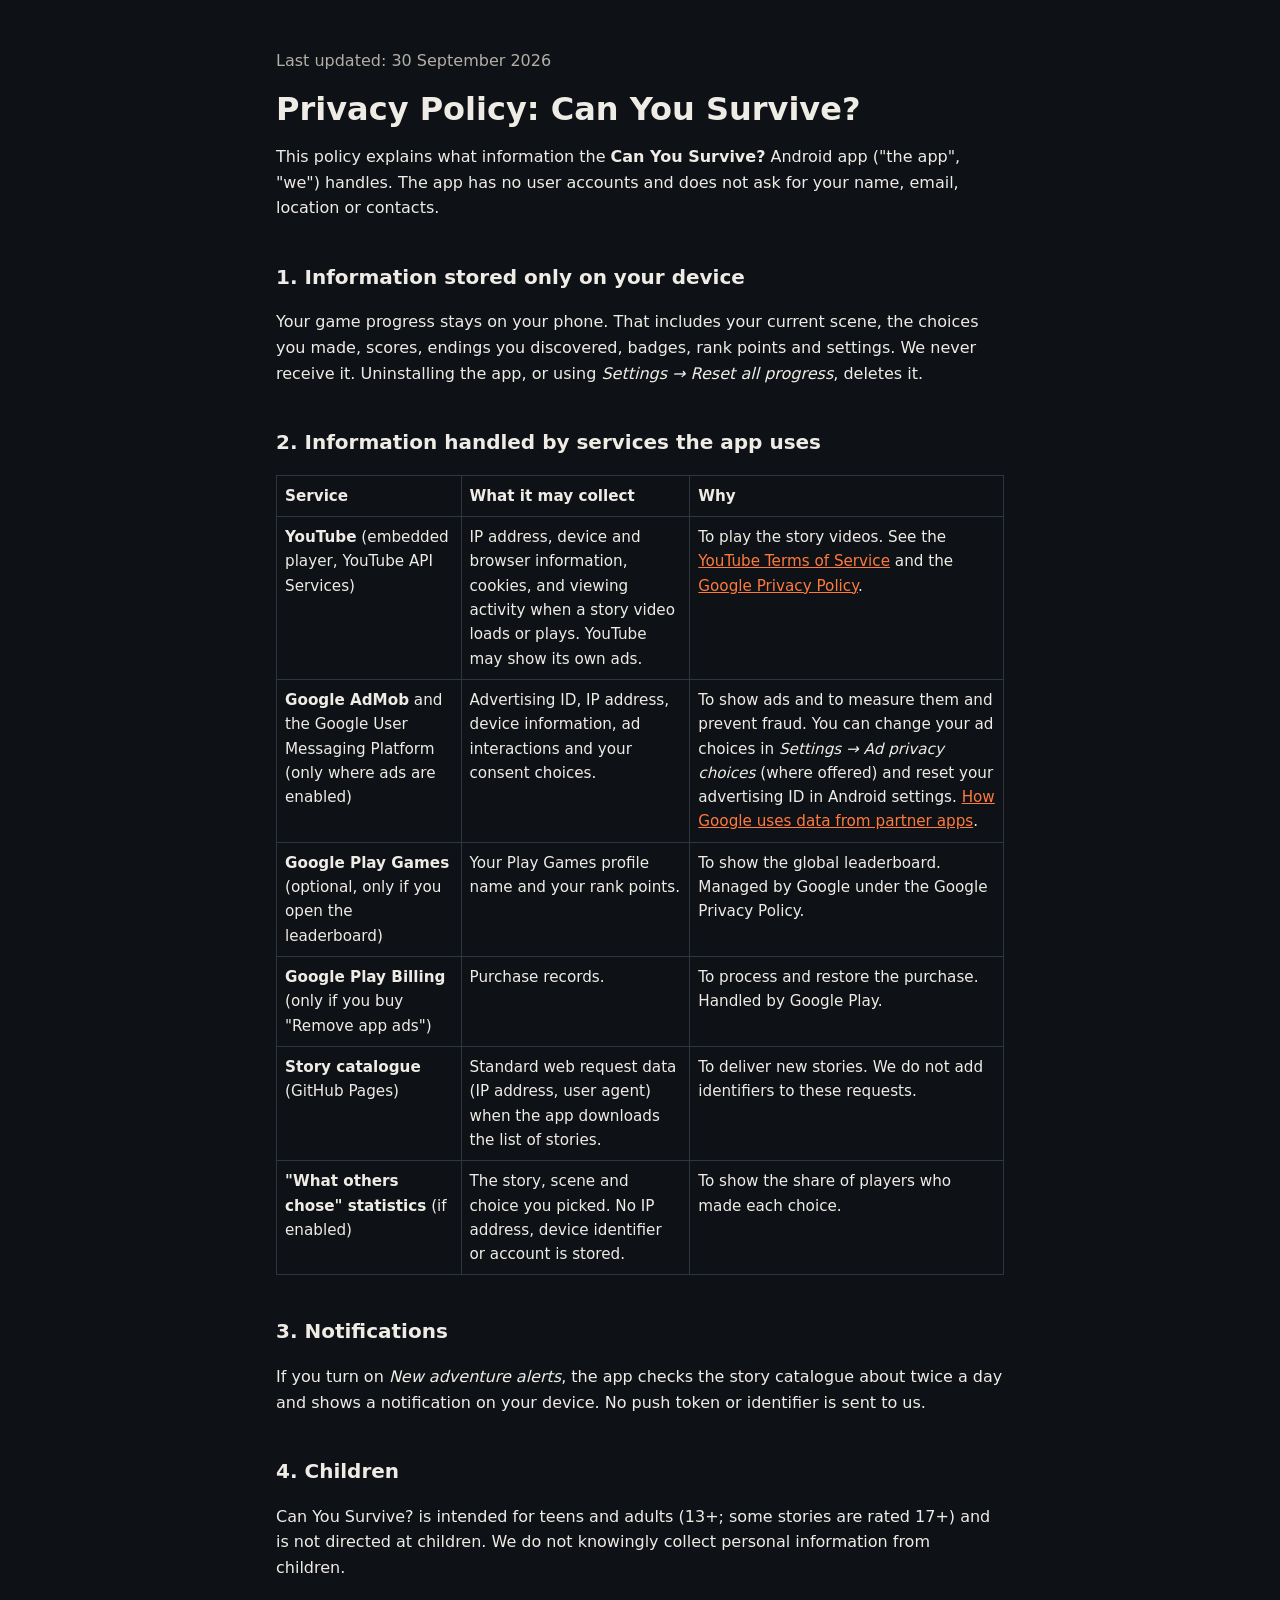
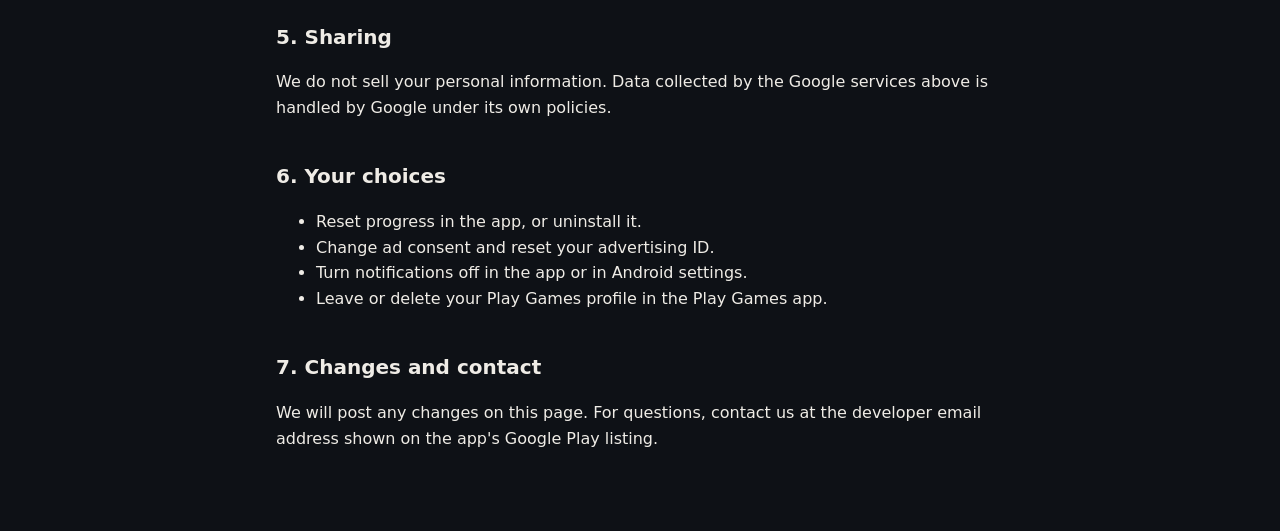
<file: privacy/index.html>
<!doctype html><html lang="en"><head><meta charset="utf-8"><meta name="viewport" content="width=device-width,initial-scale=1">
<title>Privacy Policy – Can You Survive?</title><link rel="stylesheet" href="../assets.css"></head><body><main>
<p class="muted">Last updated: 30 September 2026</p>
<h1>Privacy Policy: Can You Survive?</h1>
<p>This policy explains what information the <strong>Can You Survive?</strong> Android app ("the app", "we") handles. The app has no user accounts and does not ask for your name, email, location or contacts.</p>

<h2>1. Information stored only on your device</h2>
<p>Your game progress stays on your phone. That includes your current scene, the choices you made, scores, endings you discovered, badges, rank points and settings. We never receive it. Uninstalling the app, or using <em>Settings → Reset all progress</em>, deletes it.</p>

<h2>2. Information handled by services the app uses</h2>
<table>
<tr><th>Service</th><th>What it may collect</th><th>Why</th></tr>
<tr><td><strong>YouTube</strong> (embedded player, YouTube API Services)</td><td>IP address, device and browser information, cookies, and viewing activity when a story video loads or plays. YouTube may show its own ads.</td><td>To play the story videos. See the <a href="https://www.youtube.com/t/terms">YouTube Terms of Service</a> and the <a href="https://policies.google.com/privacy">Google Privacy Policy</a>.</td></tr>
<tr><td><strong>Google AdMob</strong> and the Google User Messaging Platform (only where ads are enabled)</td><td>Advertising ID, IP address, device information, ad interactions and your consent choices.</td><td>To show ads and to measure them and prevent fraud. You can change your ad choices in <em>Settings → Ad privacy choices</em> (where offered) and reset your advertising ID in Android settings. <a href="https://policies.google.com/technologies/partner-sites">How Google uses data from partner apps</a>.</td></tr>
<tr><td><strong>Google Play Games</strong> (optional, only if you open the leaderboard)</td><td>Your Play Games profile name and your rank points.</td><td>To show the global leaderboard. Managed by Google under the Google Privacy Policy.</td></tr>
<tr><td><strong>Google Play Billing</strong> (only if you buy "Remove app ads")</td><td>Purchase records.</td><td>To process and restore the purchase. Handled by Google Play.</td></tr>
<tr><td><strong>Story catalogue</strong> (GitHub Pages)</td><td>Standard web request data (IP address, user agent) when the app downloads the list of stories.</td><td>To deliver new stories. We do not add identifiers to these requests.</td></tr>
<tr><td><strong>"What others chose" statistics</strong> (if enabled)</td><td>The story, scene and choice you picked. No IP address, device identifier or account is stored.</td><td>To show the share of players who made each choice.</td></tr>
</table>

<h2>3. Notifications</h2>
<p>If you turn on <em>New adventure alerts</em>, the app checks the story catalogue about twice a day and shows a notification on your device. No push token or identifier is sent to us.</p>

<h2>4. Children</h2>
<p>Can You Survive? is intended for teens and adults (13+; some stories are rated 17+) and is not directed at children. We do not knowingly collect personal information from children.</p>

<h2>5. Sharing</h2>
<p>We do not sell your personal information. Data collected by the Google services above is handled by Google under its own policies.</p>

<h2>6. Your choices</h2>
<ul><li>Reset progress in the app, or uninstall it.</li><li>Change ad consent and reset your advertising ID.</li><li>Turn notifications off in the app or in Android settings.</li><li>Leave or delete your Play Games profile in the Play Games app.</li></ul>

<h2>7. Changes and contact</h2>
<p>We will post any changes on this page. For questions, contact us at the developer email address shown on the app's Google Play listing.</p>
</main></body></html>
</file>
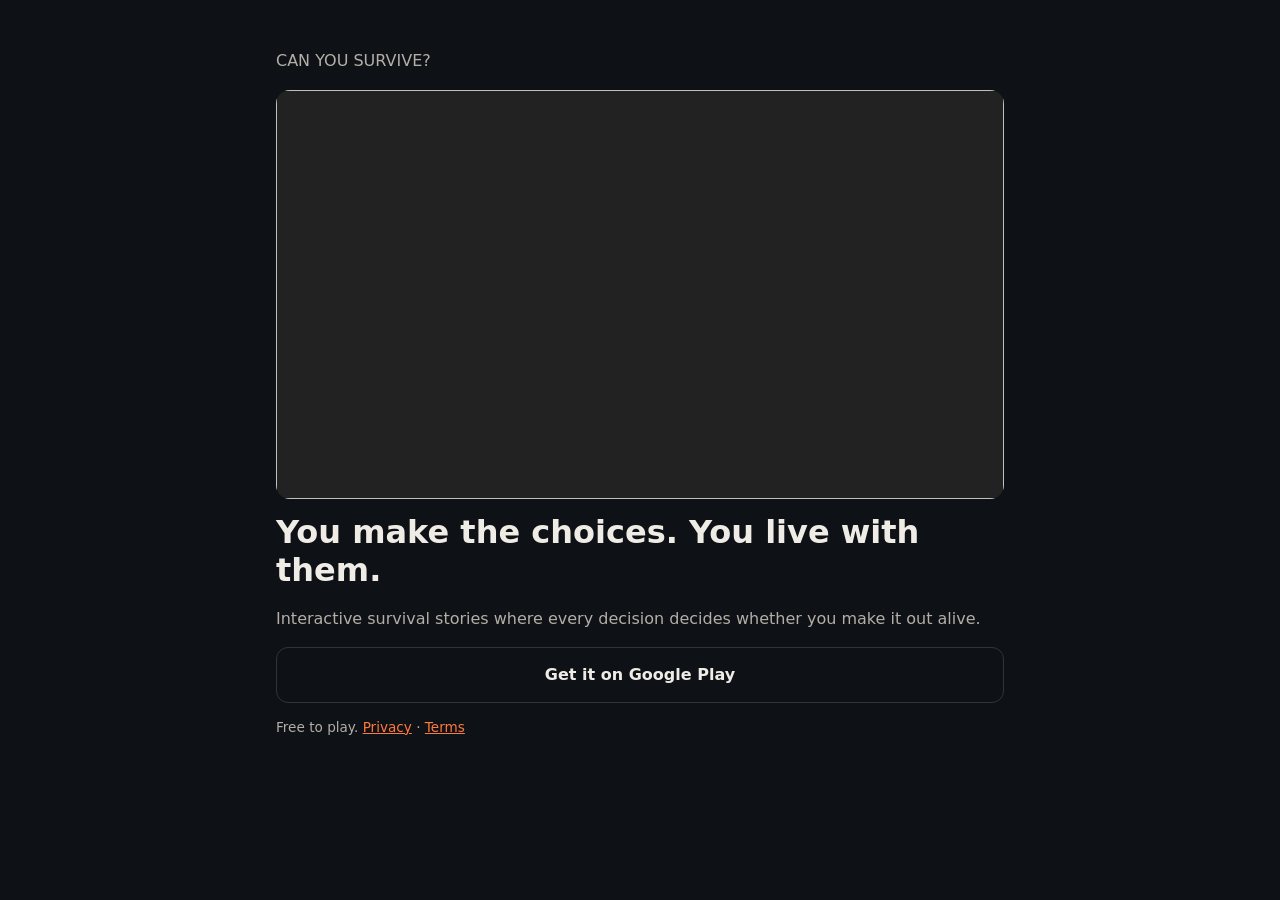
<file: story/index.html>
<!doctype html><html lang="en"><head><meta charset="utf-8"><meta name="viewport" content="width=device-width,initial-scale=1">
<title>Can You Survive?</title><meta name="description" content="Interactive survival stories. You make the choices. You live with them.">
<link rel="stylesheet" href="../assets.css"></head><body><main>
<p class="muted">CAN YOU SURVIVE?</p>
<img class="hero" id="thumb" alt="">
<h1 id="title">You make the choices. You live with them.</h1>
<p id="desc" class="muted">Interactive survival stories where every decision decides whether you make it out alive.</p>
<a class="btn" id="open" href="#">Play in the app</a>
<a class="btn alt" id="store" href="https://play.google.com/store/apps/details?id=com.canyousurvive.app">Get it on Google Play</a>
<p class="muted" style="font-size:.85rem">Free to play. <a href="../privacy/">Privacy</a> · <a href="../terms/">Terms</a></p>
</main>
<script>
const APP_ID = 'com.canyousurvive.app', SCHEME = 'canyousurvive';
const store = 'https://play.google.com/store/apps/details?id=' + APP_ID;
const id = (new URLSearchParams(location.search).get('id') || '').replace(/[^a-z0-9_-]/gi, '');
const open = document.getElementById('open');
const path = id ? 'story/' + id : '';
// Android intent URL: opens the app if installed, otherwise the Play Store.
open.href = 'intent://app/' + path + '#Intent;scheme=' + SCHEME + ';package=' + APP_ID +
  ';S.browser_fallback_url=' + encodeURIComponent(store) + ';end';
if (!/android/i.test(navigator.userAgent)) open.style.display = 'none';
if (id) {
  fetch('../survival/stories/' + id + '.json').then(r => r.ok ? r.json() : null).then(s => {
    if (!s) return;
    document.title = s.title + ' – Can You Survive?';
    document.getElementById('title').textContent = s.title;
    document.getElementById('desc').textContent = s.shortDescription || '';
    if (s.thumbnail) { const t = document.getElementById('thumb'); t.src = '../survival/' + s.thumbnail; t.alt = s.title; }
  }).catch(() => {});
}
</script></body></html>
</file>
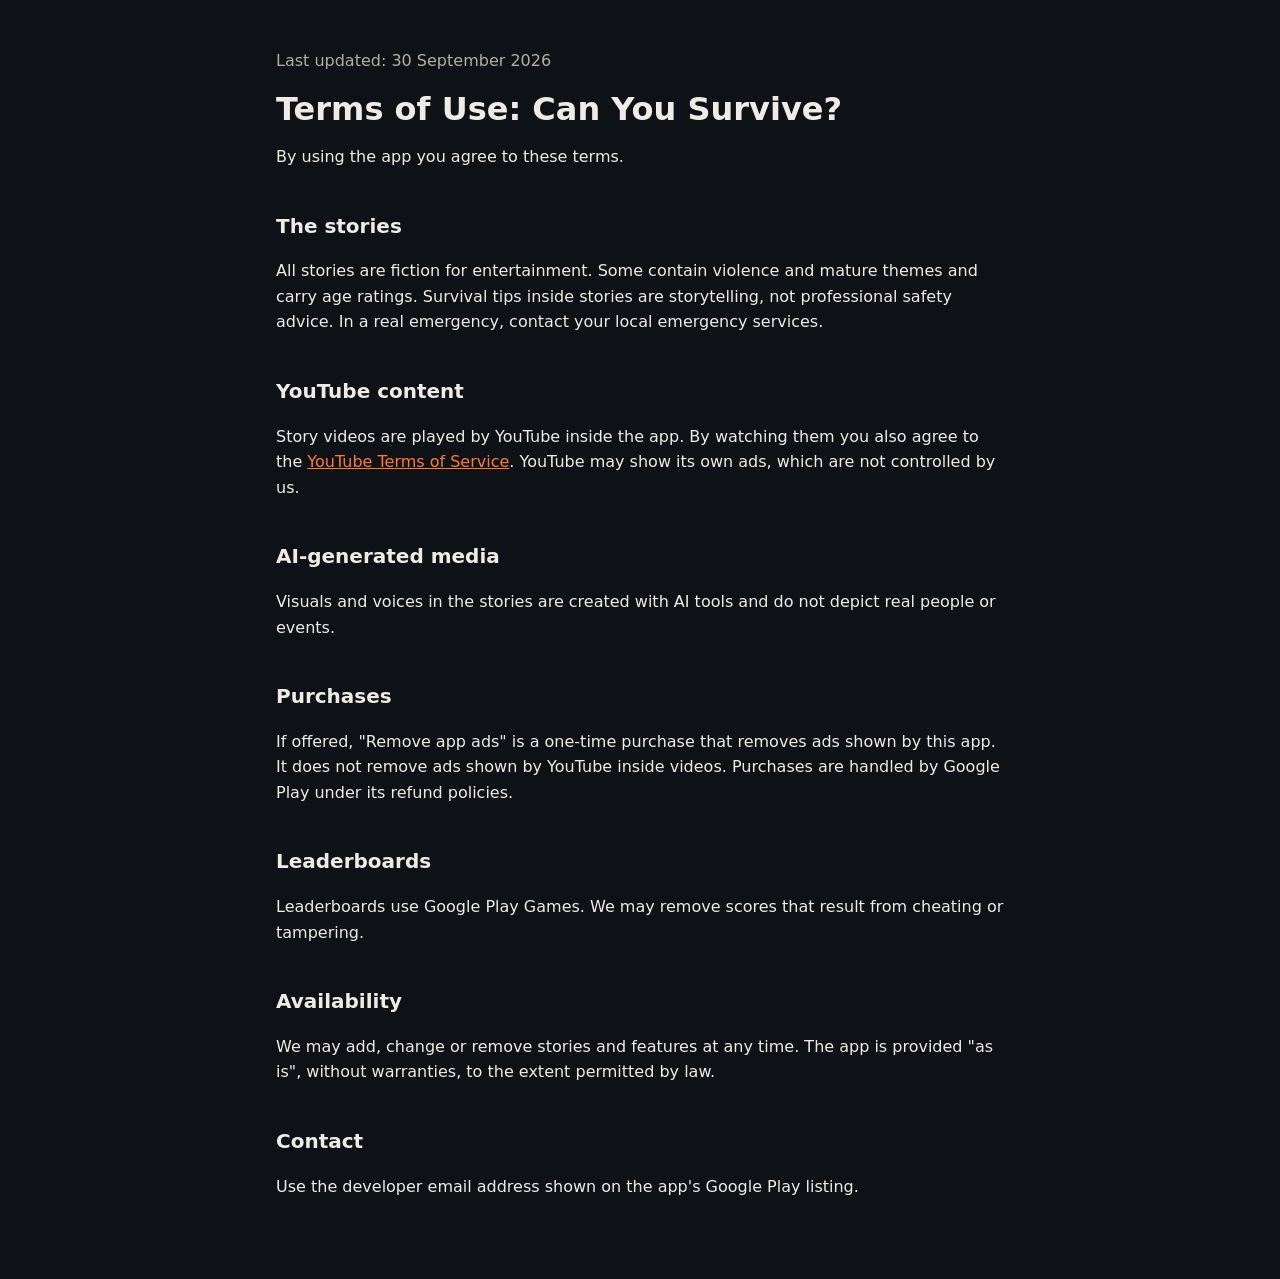
<file: terms/index.html>
<!doctype html><html lang="en"><head><meta charset="utf-8"><meta name="viewport" content="width=device-width,initial-scale=1">
<title>Terms of Use – Can You Survive?</title><link rel="stylesheet" href="../assets.css"></head><body><main>
<p class="muted">Last updated: 30 September 2026</p>
<h1>Terms of Use: Can You Survive?</h1>
<p>By using the app you agree to these terms.</p>
<h2>The stories</h2><p>All stories are fiction for entertainment. Some contain violence and mature themes and carry age ratings. Survival tips inside stories are storytelling, not professional safety advice. In a real emergency, contact your local emergency services.</p>
<h2>YouTube content</h2><p>Story videos are played by YouTube inside the app. By watching them you also agree to the <a href="https://www.youtube.com/t/terms">YouTube Terms of Service</a>. YouTube may show its own ads, which are not controlled by us.</p>
<h2>AI-generated media</h2><p>Visuals and voices in the stories are created with AI tools and do not depict real people or events.</p>
<h2>Purchases</h2><p>If offered, "Remove app ads" is a one-time purchase that removes ads shown by this app. It does not remove ads shown by YouTube inside videos. Purchases are handled by Google Play under its refund policies.</p>
<h2>Leaderboards</h2><p>Leaderboards use Google Play Games. We may remove scores that result from cheating or tampering.</p>
<h2>Availability</h2><p>We may add, change or remove stories and features at any time. The app is provided "as is", without warranties, to the extent permitted by law.</p>
<h2>Contact</h2><p>Use the developer email address shown on the app's Google Play listing.</p>
</main></body></html>
</file>
<file: assets.css>
:root{--bg:#0e1116;--card:#171b22;--text:#efece6;--muted:#b3aea6;--accent:#ff7a3d;color-scheme:dark}
*{box-sizing:border-box}body{margin:0;background:var(--bg);color:var(--text);font:16px/1.6 system-ui,-apple-system,Segoe UI,Roboto,sans-serif}
main{max-width:760px;margin:0 auto;padding:32px 16px 64px}h1{font-size:2rem;line-height:1.2;margin:.2em 0}h2{margin-top:2em;font-size:1.25rem}
a{color:var(--accent)}.muted{color:var(--muted)}table{border-collapse:collapse;width:100%;font-size:.95rem}td,th{border:1px solid #2e353f;padding:8px;vertical-align:top;text-align:left}
.card{background:var(--card);border-radius:16px;padding:20px;margin:16px 0}.btn{display:block;text-align:center;background:var(--accent);color:#1a0a00;font-weight:700;padding:14px;border-radius:12px;text-decoration:none;margin:10px 0}
.btn.alt{background:transparent;color:var(--text);border:1px solid #2e353f}img.hero{width:100%;border-radius:14px;aspect-ratio:16/9;object-fit:cover;background:#222}
</file>
